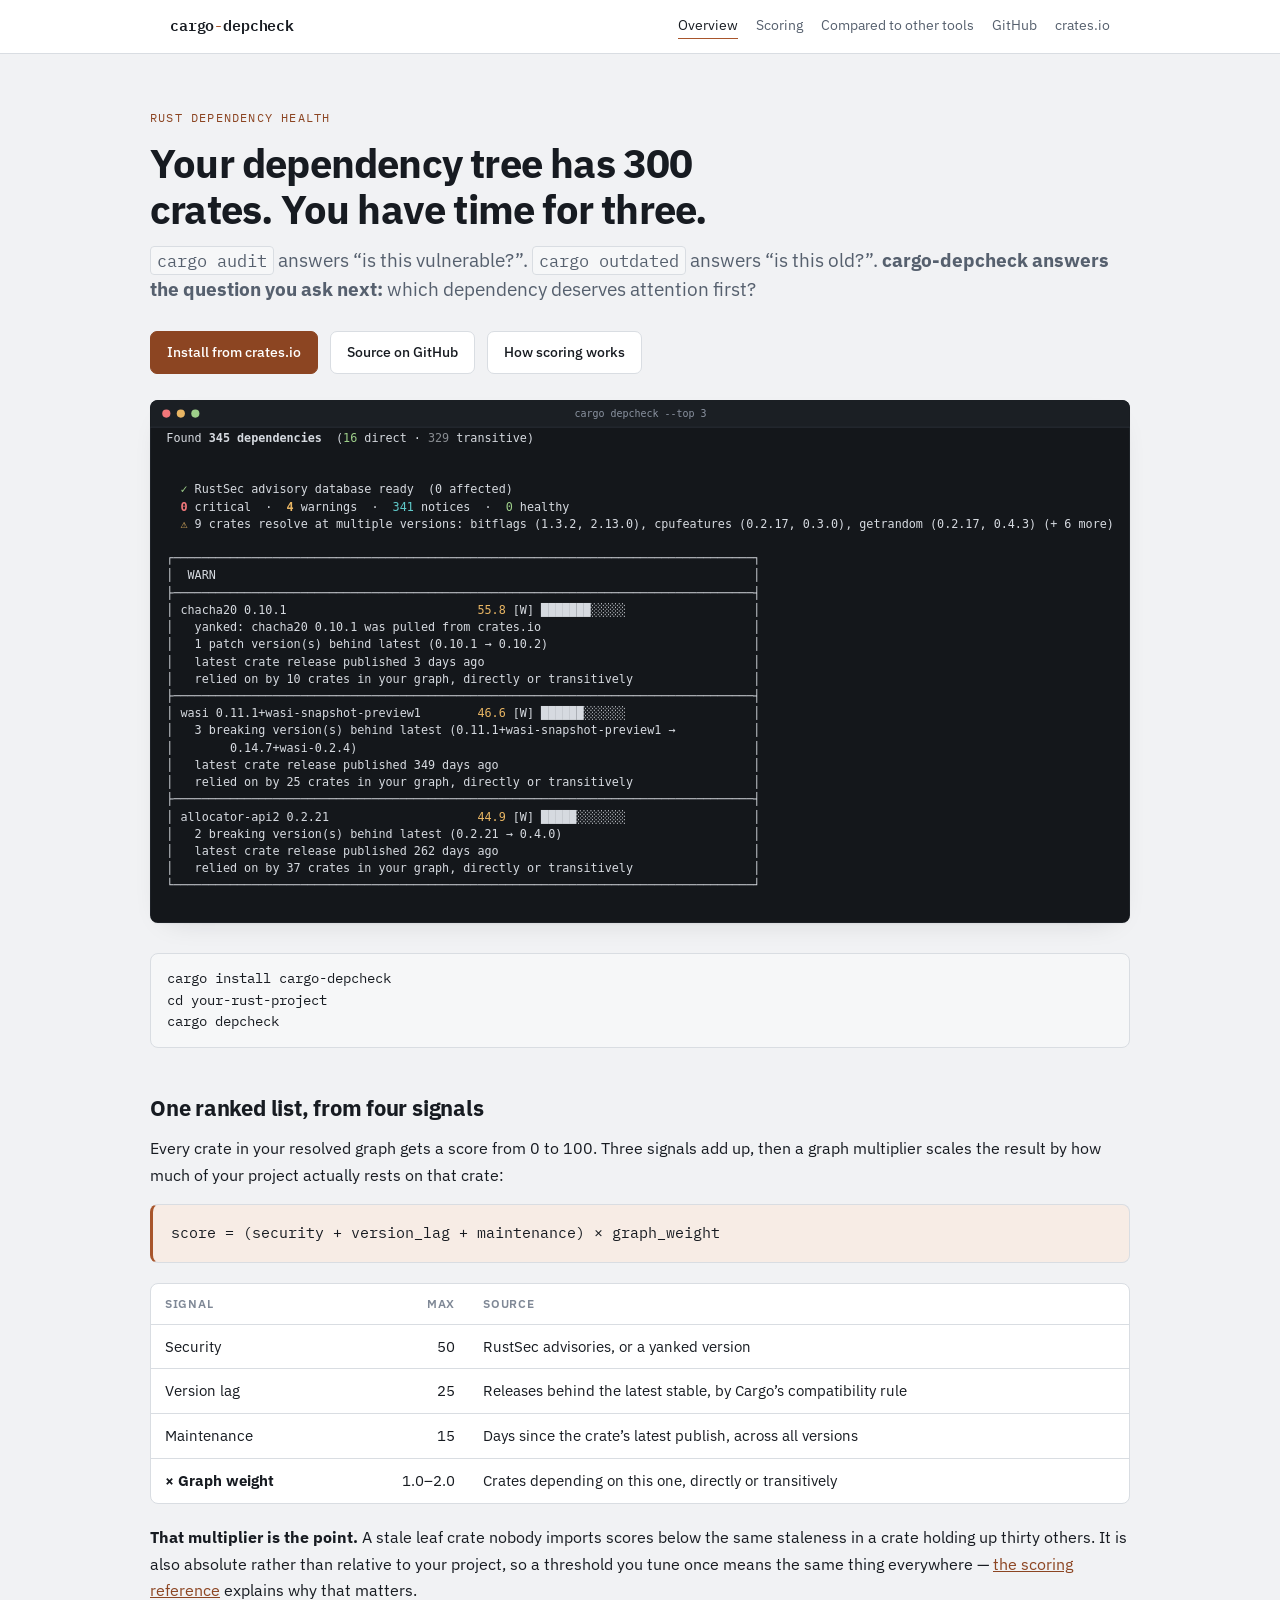
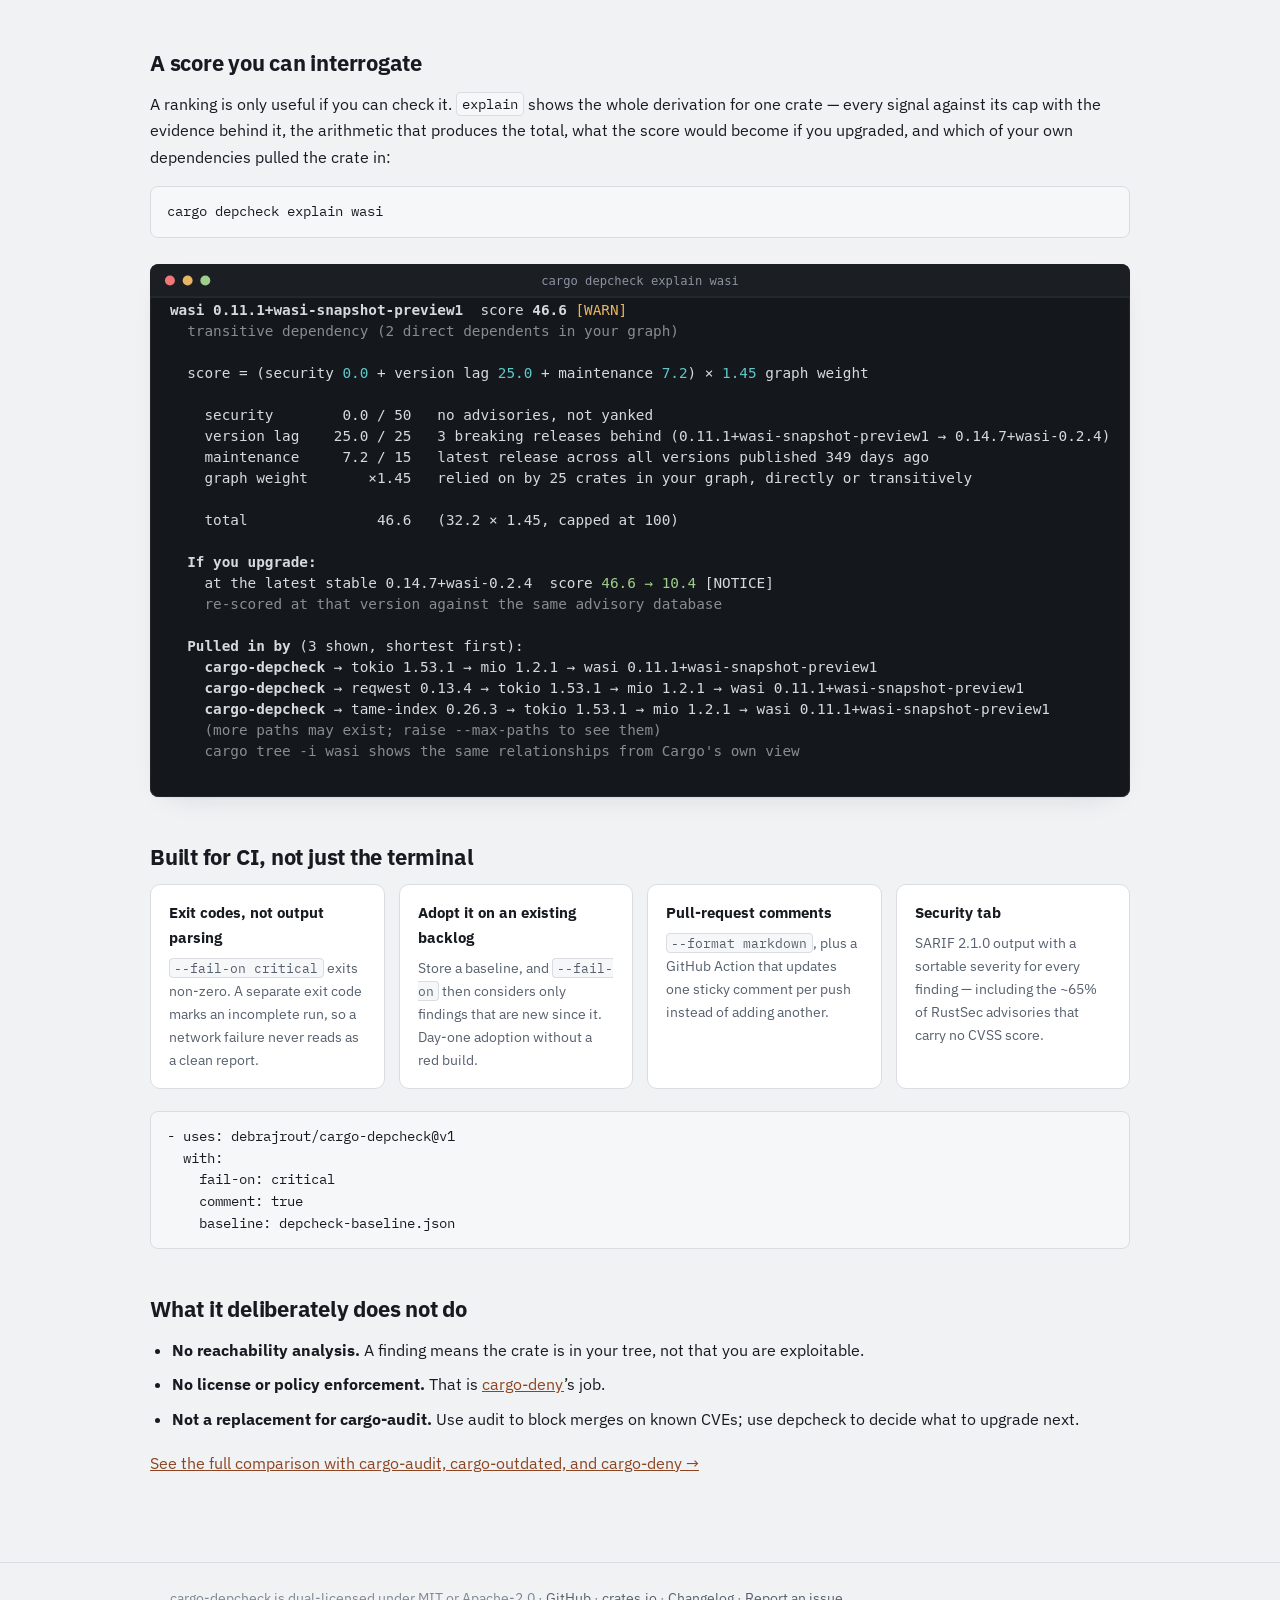
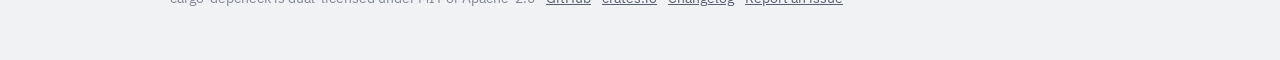
<file: docs/index.html>
<!DOCTYPE html>
<html lang="en">
<head>
<meta charset="utf-8">
<meta name="viewport" content="width=device-width, initial-scale=1">
<title>cargo-depcheck — ranked dependency health for Rust</title>
<meta name="description" content="A Rust dependency health report that ranks what to fix first. Combines RustSec advisories, version lag, and maintenance age, weighted by how much of your dependency graph relies on each crate.">
<link rel="canonical" href="https://debrajrout.github.io/cargo-depcheck/">
<meta property="og:type" content="website">
<meta property="og:title" content="cargo-depcheck — ranked dependency health for Rust">
<meta property="og:description" content="cargo audit tells you what is vulnerable. cargo outdated tells you what is old. cargo depcheck tells you which dependency deserves attention first.">
<meta property="og:url" content="https://debrajrout.github.io/cargo-depcheck/">
<meta property="og:image" content="https://debrajrout.github.io/cargo-depcheck/assets/demo-report.svg">
<meta name="twitter:card" content="summary_large_image">
<link rel="preconnect" href="https://fonts.googleapis.com">
<link rel="preconnect" href="https://fonts.gstatic.com" crossorigin>
<link rel="stylesheet" href="https://fonts.googleapis.com/css2?family=IBM+Plex+Sans:wght@400;500;600;700&family=IBM+Plex+Mono:wght@400;500;600&display=swap">
<link rel="stylesheet" href="style.css">
<script type="application/ld+json">
{
  "@context": "https://schema.org",
  "@type": "SoftwareApplication",
  "name": "cargo-depcheck",
  "applicationCategory": "DeveloperApplication",
  "operatingSystem": "Linux, macOS, Windows",
  "programmingLanguage": "Rust",
  "description": "Ranked dependency health report for Rust projects: RustSec advisories, version lag, and maintenance age weighted by dependency-graph impact.",
  "url": "https://debrajrout.github.io/cargo-depcheck/",
  "codeRepository": "https://github.com/debrajrout/cargo-depcheck",
  "downloadUrl": "https://crates.io/crates/cargo-depcheck",
  "license": "https://spdx.org/licenses/MIT.html",
  "offers": { "@type": "Offer", "price": "0", "priceCurrency": "USD" }
}
</script>
</head>
<body>

<header class="site">
  <div class="wrap wrap-wide">
    <a class="brand" href="./">cargo<span>-</span>depcheck</a>
    <nav class="site">
      <a href="./" aria-current="page">Overview</a>
      <a href="scoring.html">Scoring</a>
      <a href="vs-cargo-audit.html">Compared to other tools</a>
      <a href="https://github.com/debrajrout/cargo-depcheck">GitHub</a>
      <a href="https://crates.io/crates/cargo-depcheck">crates.io</a>
    </nav>
  </div>
</header>

<main class="wrap wrap-wide hero">
  <p class="eyebrow">Rust dependency health</p>
  <h1>Your dependency tree has 300 crates. You have time for three.</h1>
  <p class="lede">
    <code>cargo audit</code> answers “is this vulnerable?”. <code>cargo outdated</code>
    answers “is this old?”. <strong>cargo-depcheck answers the question you ask
    next:</strong> which dependency deserves attention first?
  </p>

  <div class="actions">
    <a class="btn btn-primary" href="https://crates.io/crates/cargo-depcheck">Install from crates.io</a>
    <a class="btn" href="https://github.com/debrajrout/cargo-depcheck">Source on GitHub</a>
    <a class="btn" href="scoring.html">How scoring works</a>
  </div>

  <img class="demo" src="assets/demo-report.svg"
       alt="Terminal output: cargo depcheck ranking the three highest-scoring dependencies, each with its score, severity tag, and the reasons behind it"
       width="1081" height="577" loading="eager">

  <pre><code>cargo install cargo-depcheck
cd your-rust-project
cargo depcheck</code></pre>

  <h2>One ranked list, from four signals</h2>
  <p>
    Every crate in your resolved graph gets a score from 0 to 100. Three
    signals add up, then a graph multiplier scales the result by how much of
    your project actually rests on that crate:
  </p>

  <div class="formula">score = (security + version_lag + maintenance) × graph_weight</div>

  <div class="table-scroll">
    <table>
      <thead>
        <tr><th>Signal</th><th class="num">Max</th><th>Source</th></tr>
      </thead>
      <tbody>
        <tr><td>Security</td><td class="num">50</td><td>RustSec advisories, or a yanked version</td></tr>
        <tr><td>Version lag</td><td class="num">25</td><td>Releases behind the latest stable, by Cargo’s compatibility rule</td></tr>
        <tr><td>Maintenance</td><td class="num">15</td><td>Days since the crate’s latest publish, across all versions</td></tr>
        <tr><td><strong>× Graph weight</strong></td><td class="num">1.0–2.0</td><td>Crates depending on this one, directly or transitively</td></tr>
      </tbody>
    </table>
  </div>

  <p>
    <strong>That multiplier is the point.</strong> A stale leaf crate nobody
    imports scores below the same staleness in a crate holding up thirty
    others. It is also absolute rather than relative to your project, so a
    threshold you tune once means the same thing everywhere —
    <a href="scoring.html">the scoring reference</a> explains why that matters.
  </p>

  <h2>A score you can interrogate</h2>
  <p>
    A ranking is only useful if you can check it. <code>explain</code> shows
    the whole derivation for one crate — every signal against its cap with the
    evidence behind it, the arithmetic that produces the total, what the score
    would become if you upgraded, and which of your own dependencies pulled
    the crate in:
  </p>

  <pre><code>cargo depcheck explain wasi</code></pre>

  <img class="demo" src="assets/demo-explain.svg"
       alt="Terminal output: cargo depcheck explain breaking wasi's score into security, version lag, maintenance and graph weight, projecting the score after an upgrade, and listing the dependency paths that reach it"
       width="886" height="482" loading="lazy">

  <h2>Built for CI, not just the terminal</h2>

  <div class="cards">
    <div class="card">
      <h3>Exit codes, not output parsing</h3>
      <p><code>--fail-on critical</code> exits non-zero. A separate exit code marks an incomplete run, so a network failure never reads as a clean report.</p>
    </div>
    <div class="card">
      <h3>Adopt it on an existing backlog</h3>
      <p>Store a baseline, and <code>--fail-on</code> then considers only findings that are new since it. Day-one adoption without a red build.</p>
    </div>
    <div class="card">
      <h3>Pull-request comments</h3>
      <p><code>--format markdown</code>, plus a GitHub Action that updates one sticky comment per push instead of adding another.</p>
    </div>
    <div class="card">
      <h3>Security tab</h3>
      <p>SARIF 2.1.0 output with a sortable severity for every finding — including the ~65% of RustSec advisories that carry no CVSS score.</p>
    </div>
  </div>

  <pre><code>- uses: debrajrout/cargo-depcheck@v1
  with:
    fail-on: critical
    comment: true
    baseline: depcheck-baseline.json</code></pre>

  <h2>What it deliberately does not do</h2>
  <ul>
    <li><strong>No reachability analysis.</strong> A finding means the crate is in your tree, not that you are exploitable.</li>
    <li><strong>No license or policy enforcement.</strong> That is <a href="https://github.com/EmbarkStudios/cargo-deny">cargo-deny</a>’s job.</li>
    <li><strong>Not a replacement for cargo-audit.</strong> Use audit to block merges on known CVEs; use depcheck to decide what to upgrade next.</li>
  </ul>
  <p>
    <a href="vs-cargo-audit.html">See the full comparison with cargo-audit,
    cargo-outdated, and cargo-deny →</a>
  </p>
</main>

<footer class="site">
  <div class="wrap wrap-wide">
    cargo-depcheck is dual-licensed under MIT or Apache-2.0 ·
    <a href="https://github.com/debrajrout/cargo-depcheck">GitHub</a> ·
    <a href="https://crates.io/crates/cargo-depcheck">crates.io</a> ·
    <a href="https://github.com/debrajrout/cargo-depcheck/blob/main/CHANGELOG.md">Changelog</a> ·
    <a href="https://github.com/debrajrout/cargo-depcheck/issues/new/choose">Report an issue</a>
  </div>
</footer>

</body>
</html>
</file>
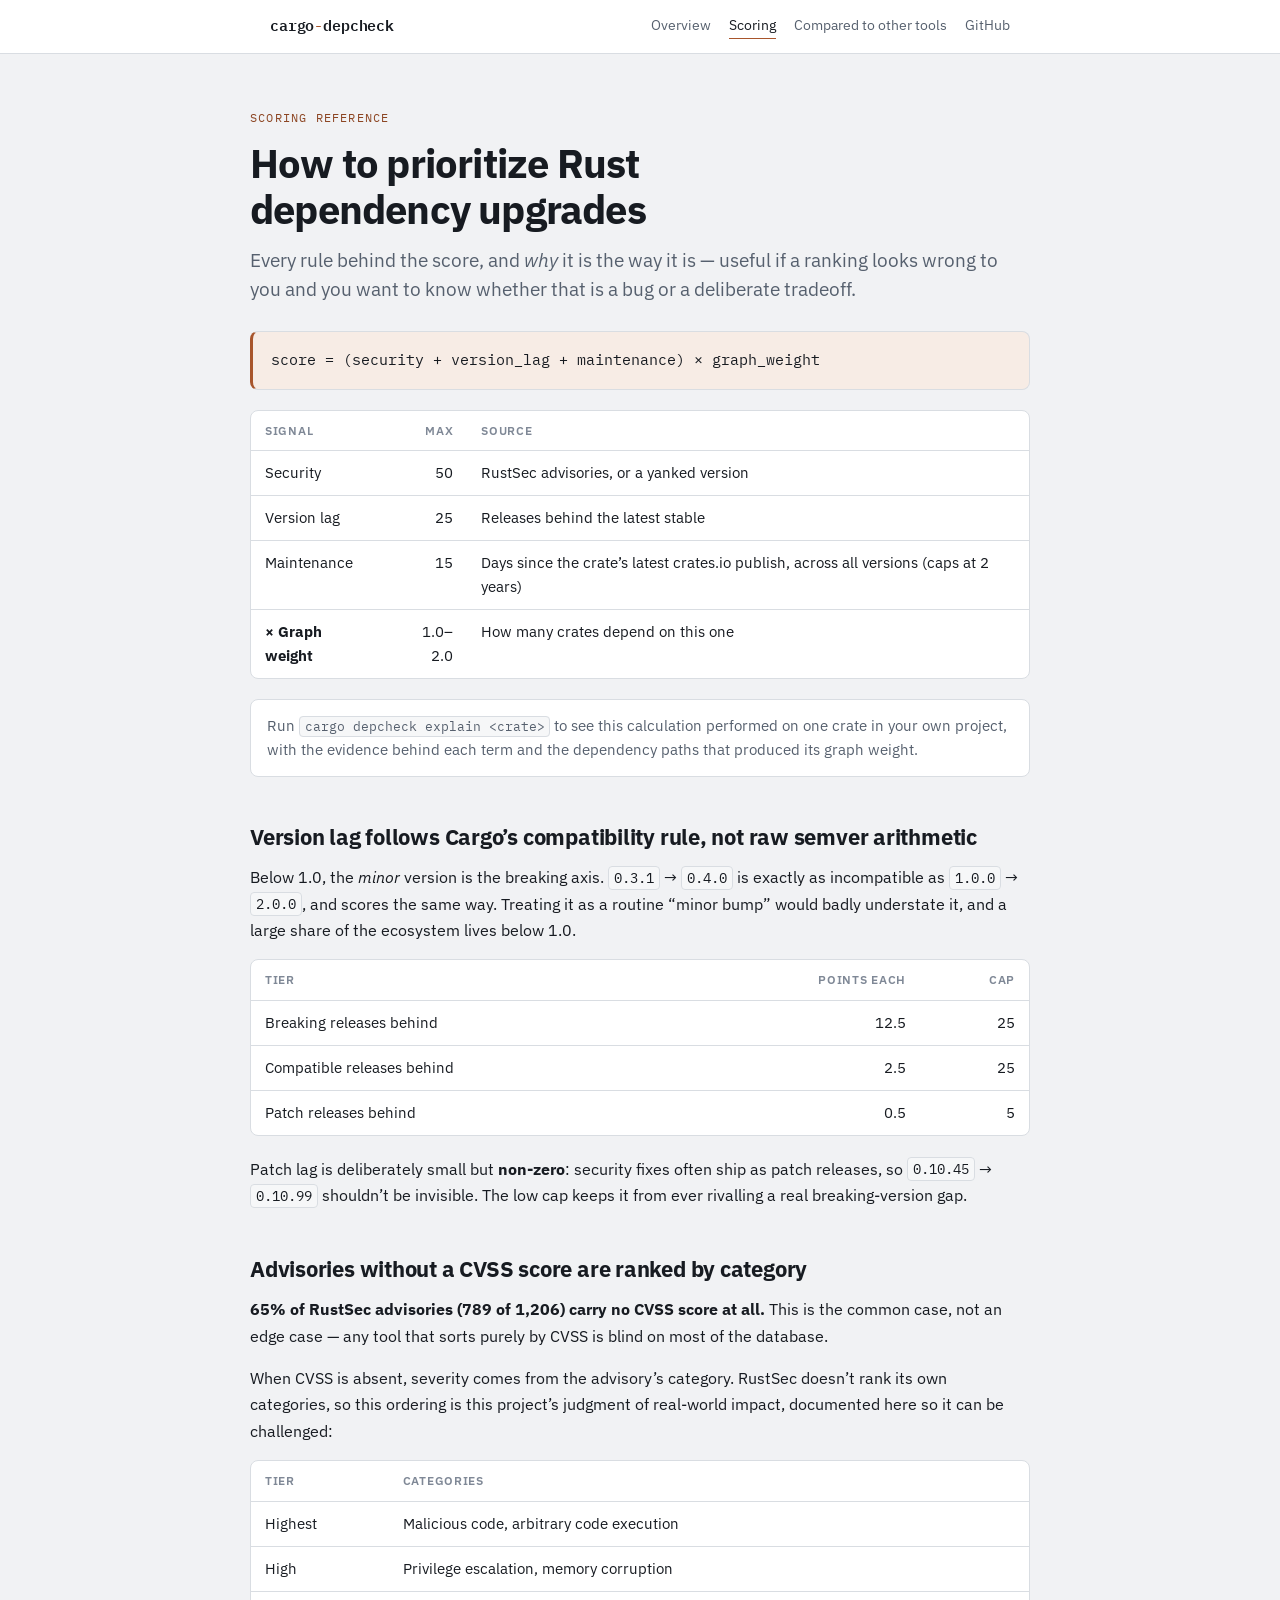
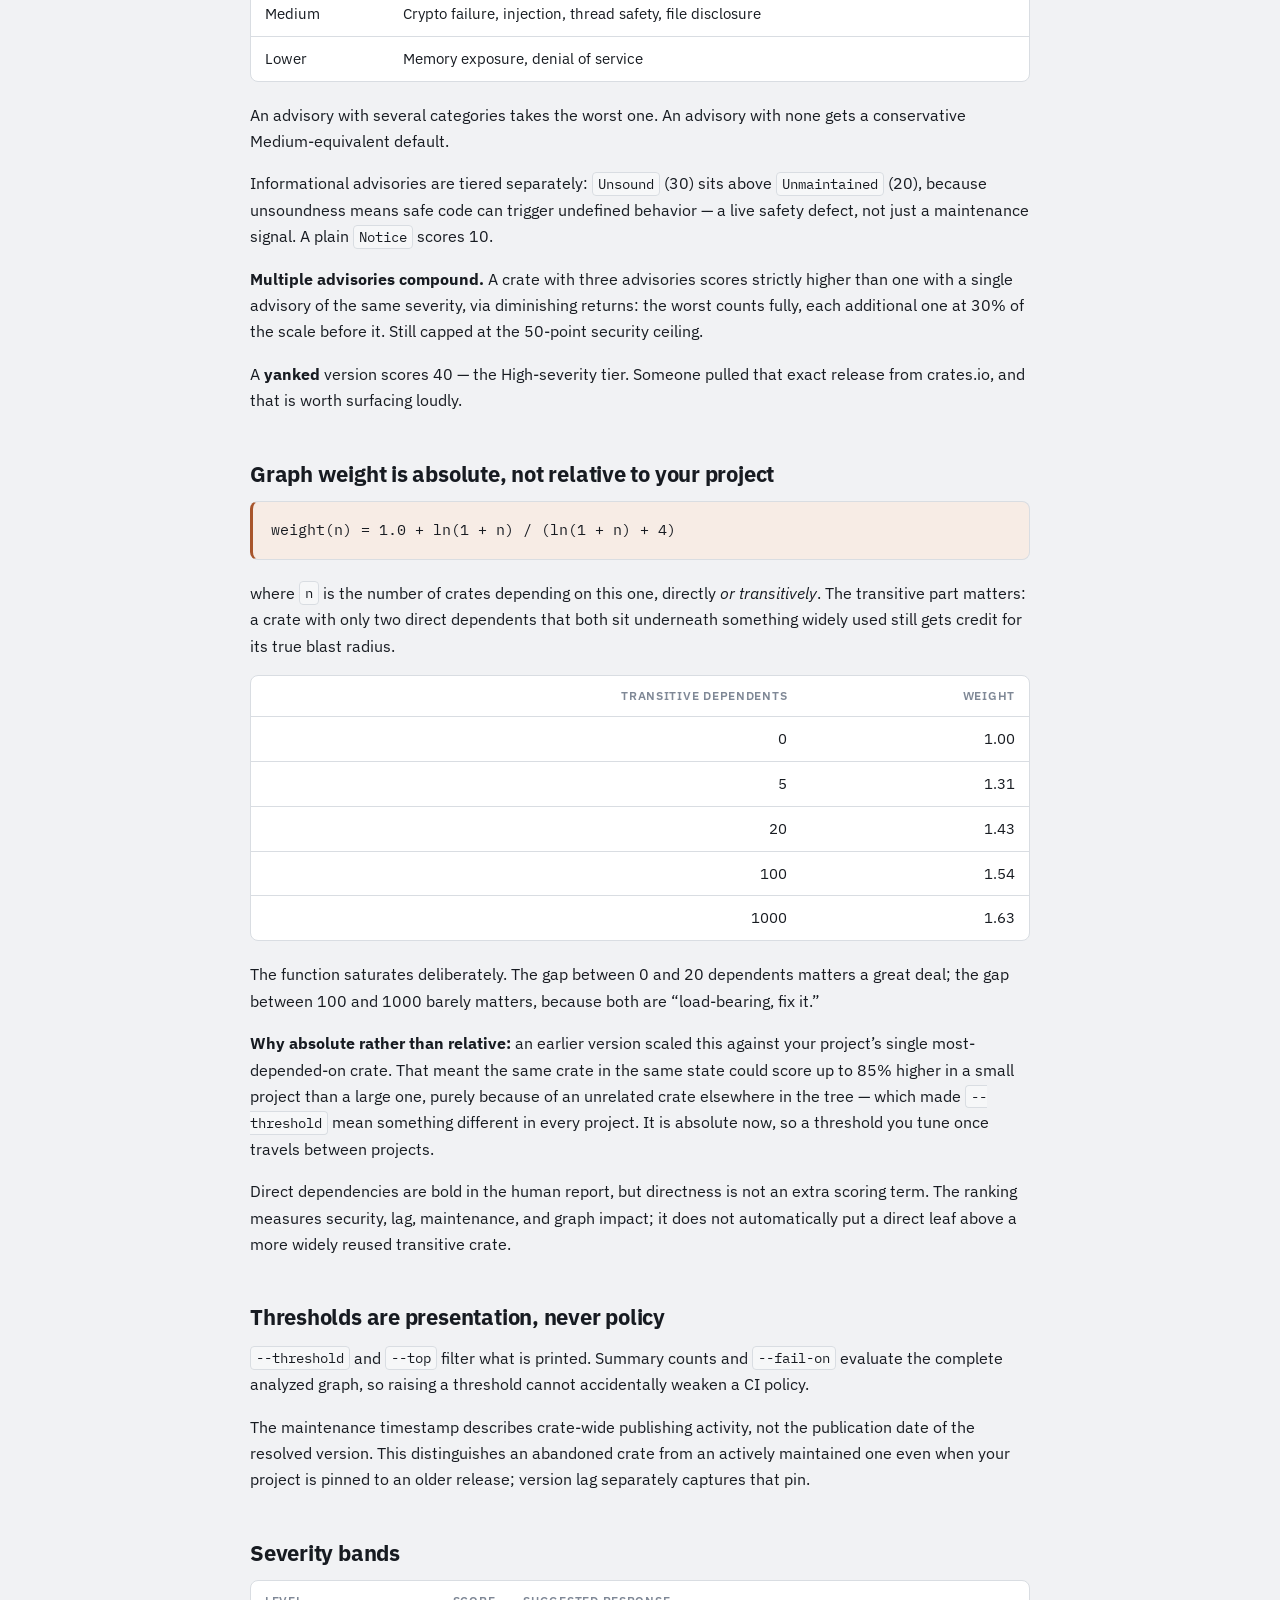
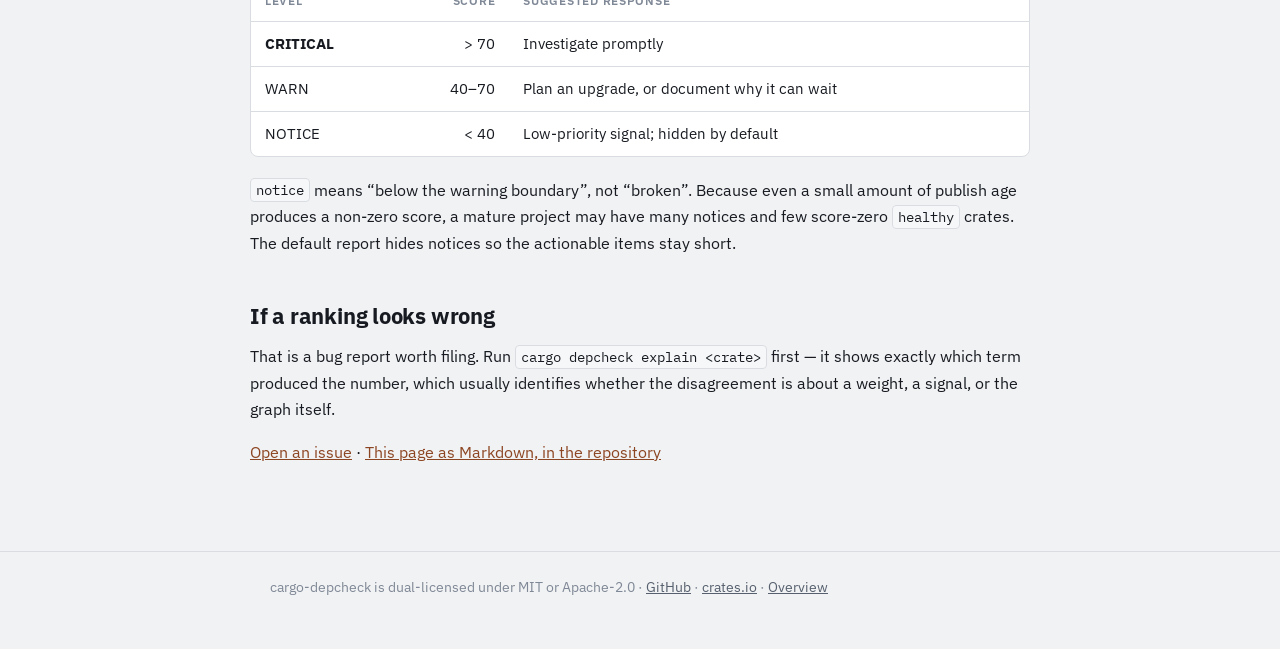
<file: docs/scoring.html>
<!DOCTYPE html>
<html lang="en">
<head>
<meta charset="utf-8">
<meta name="viewport" content="width=device-width, initial-scale=1">
<title>How to prioritize Rust dependency upgrades — the depcheck scoring model</title>
<meta name="description" content="Every rule behind cargo-depcheck's dependency risk score, and why it is the way it is: Cargo's compatibility rule for version lag, advisory categories without CVSS, and an absolute graph weight.">
<link rel="canonical" href="https://debrajrout.github.io/cargo-depcheck/scoring.html">
<meta property="og:type" content="article">
<meta property="og:title" content="How to prioritize Rust dependency upgrades — the depcheck scoring model">
<meta property="og:description" content="Every rule behind cargo-depcheck's dependency risk score, and why it is the way it is.">
<meta property="og:url" content="https://debrajrout.github.io/cargo-depcheck/scoring.html">
<link rel="preconnect" href="https://fonts.googleapis.com">
<link rel="preconnect" href="https://fonts.gstatic.com" crossorigin>
<link rel="stylesheet" href="https://fonts.googleapis.com/css2?family=IBM+Plex+Sans:wght@400;500;600;700&family=IBM+Plex+Mono:wght@400;500;600&display=swap">
<link rel="stylesheet" href="style.css">
<script type="application/ld+json">
{
  "@context": "https://schema.org",
  "@type": "TechArticle",
  "headline": "How to prioritize Rust dependency upgrades — the depcheck scoring model",
  "description": "Every rule behind cargo-depcheck's dependency risk score, and the reasoning behind each one.",
  "url": "https://debrajrout.github.io/cargo-depcheck/scoring.html",
  "isPartOf": { "@type": "WebSite", "name": "cargo-depcheck", "url": "https://debrajrout.github.io/cargo-depcheck/" },
  "about": ["Rust", "Cargo", "dependency management", "supply chain security"]
}
</script>
</head>
<body>

<header class="site">
  <div class="wrap">
    <a class="brand" href="./">cargo<span>-</span>depcheck</a>
    <nav class="site">
      <a href="./">Overview</a>
      <a href="scoring.html" aria-current="page">Scoring</a>
      <a href="vs-cargo-audit.html">Compared to other tools</a>
      <a href="https://github.com/debrajrout/cargo-depcheck">GitHub</a>
    </nav>
  </div>
</header>

<main class="wrap hero">
  <p class="eyebrow">Scoring reference</p>
  <h1>How to prioritize Rust dependency upgrades</h1>
  <p class="lede">
    Every rule behind the score, and <em>why</em> it is the way it is — useful
    if a ranking looks wrong to you and you want to know whether that is a bug
    or a deliberate tradeoff.
  </p>

  <div class="formula">score = (security + version_lag + maintenance) × graph_weight</div>

  <div class="table-scroll">
    <table>
      <thead>
        <tr><th>Signal</th><th class="num">Max</th><th>Source</th></tr>
      </thead>
      <tbody>
        <tr><td>Security</td><td class="num">50</td><td>RustSec advisories, or a yanked version</td></tr>
        <tr><td>Version lag</td><td class="num">25</td><td>Releases behind the latest stable</td></tr>
        <tr><td>Maintenance</td><td class="num">15</td><td>Days since the crate’s latest crates.io publish, across all versions (caps at 2 years)</td></tr>
        <tr><td><strong>× Graph weight</strong></td><td class="num">1.0–2.0</td><td>How many crates depend on this one</td></tr>
      </tbody>
    </table>
  </div>

  <p class="note">
    Run <code>cargo depcheck explain &lt;crate&gt;</code> to see this
    calculation performed on one crate in your own project, with the evidence
    behind each term and the dependency paths that produced its graph weight.
  </p>

  <h2>Version lag follows Cargo’s compatibility rule, not raw semver arithmetic</h2>
  <p>
    Below 1.0, the <em>minor</em> version is the breaking axis.
    <code>0.3.1</code> → <code>0.4.0</code> is exactly as incompatible as
    <code>1.0.0</code> → <code>2.0.0</code>, and scores the same way. Treating
    it as a routine “minor bump” would badly understate it, and a large share
    of the ecosystem lives below 1.0.
  </p>

  <div class="table-scroll">
    <table>
      <thead>
        <tr><th>Tier</th><th class="num">Points each</th><th class="num">Cap</th></tr>
      </thead>
      <tbody>
        <tr><td>Breaking releases behind</td><td class="num">12.5</td><td class="num">25</td></tr>
        <tr><td>Compatible releases behind</td><td class="num">2.5</td><td class="num">25</td></tr>
        <tr><td>Patch releases behind</td><td class="num">0.5</td><td class="num">5</td></tr>
      </tbody>
    </table>
  </div>

  <p>
    Patch lag is deliberately small but <strong>non-zero</strong>: security
    fixes often ship as patch releases, so <code>0.10.45</code> →
    <code>0.10.99</code> shouldn’t be invisible. The low cap keeps it from ever
    rivalling a real breaking-version gap.
  </p>

  <h2>Advisories without a CVSS score are ranked by category</h2>
  <p>
    <strong>65% of RustSec advisories (789 of 1,206) carry no CVSS score at
    all.</strong> This is the common case, not an edge case — any tool that
    sorts purely by CVSS is blind on most of the database.
  </p>
  <p>
    When CVSS is absent, severity comes from the advisory’s category. RustSec
    doesn’t rank its own categories, so this ordering is this project’s
    judgment of real-world impact, documented here so it can be challenged:
  </p>

  <div class="table-scroll">
    <table>
      <thead>
        <tr><th>Tier</th><th>Categories</th></tr>
      </thead>
      <tbody>
        <tr><td>Highest</td><td>Malicious code, arbitrary code execution</td></tr>
        <tr><td>High</td><td>Privilege escalation, memory corruption</td></tr>
        <tr><td>Medium</td><td>Crypto failure, injection, thread safety, file disclosure</td></tr>
        <tr><td>Lower</td><td>Memory exposure, denial of service</td></tr>
      </tbody>
    </table>
  </div>

  <p>
    An advisory with several categories takes the worst one. An advisory with
    none gets a conservative Medium-equivalent default.
  </p>
  <p>
    Informational advisories are tiered separately: <code>Unsound</code> (30)
    sits above <code>Unmaintained</code> (20), because unsoundness means safe
    code can trigger undefined behavior — a live safety defect, not just a
    maintenance signal. A plain <code>Notice</code> scores 10.
  </p>
  <p>
    <strong>Multiple advisories compound.</strong> A crate with three
    advisories scores strictly higher than one with a single advisory of the
    same severity, via diminishing returns: the worst counts fully, each
    additional one at 30% of the scale before it. Still capped at the
    50-point security ceiling.
  </p>
  <p>
    A <strong>yanked</strong> version scores 40 — the High-severity tier.
    Someone pulled that exact release from crates.io, and that is worth
    surfacing loudly.
  </p>

  <h2>Graph weight is absolute, not relative to your project</h2>

  <div class="formula">weight(n) = 1.0 + ln(1 + n) / (ln(1 + n) + 4)</div>

  <p>
    where <code>n</code> is the number of crates depending on this one,
    directly <em>or transitively</em>. The transitive part matters: a crate
    with only two direct dependents that both sit underneath something widely
    used still gets credit for its true blast radius.
  </p>

  <div class="table-scroll">
    <table>
      <thead>
        <tr><th class="num">Transitive dependents</th><th class="num">Weight</th></tr>
      </thead>
      <tbody>
        <tr><td class="num">0</td><td class="num">1.00</td></tr>
        <tr><td class="num">5</td><td class="num">1.31</td></tr>
        <tr><td class="num">20</td><td class="num">1.43</td></tr>
        <tr><td class="num">100</td><td class="num">1.54</td></tr>
        <tr><td class="num">1000</td><td class="num">1.63</td></tr>
      </tbody>
    </table>
  </div>

  <p>
    The function saturates deliberately. The gap between 0 and 20 dependents
    matters a great deal; the gap between 100 and 1000 barely matters, because
    both are “load-bearing, fix it.”
  </p>
  <p>
    <strong>Why absolute rather than relative:</strong> an earlier version
    scaled this against your project’s single most-depended-on crate. That
    meant the same crate in the same state could score up to 85% higher in a
    small project than a large one, purely because of an unrelated crate
    elsewhere in the tree — which made <code>--threshold</code> mean something
    different in every project. It is absolute now, so a threshold you tune
    once travels between projects.
  </p>
  <p>
    Direct dependencies are bold in the human report, but directness is not an
    extra scoring term. The ranking measures security, lag, maintenance, and
    graph impact; it does not automatically put a direct leaf above a more
    widely reused transitive crate.
  </p>

  <h2>Thresholds are presentation, never policy</h2>
  <p>
    <code>--threshold</code> and <code>--top</code> filter what is printed.
    Summary counts and <code>--fail-on</code> evaluate the complete analyzed
    graph, so raising a threshold cannot accidentally weaken a CI policy.
  </p>
  <p>
    The maintenance timestamp describes crate-wide publishing activity, not
    the publication date of the resolved version. This distinguishes an
    abandoned crate from an actively maintained one even when your project is
    pinned to an older release; version lag separately captures that pin.
  </p>

  <h2>Severity bands</h2>
  <div class="table-scroll">
    <table>
      <thead>
        <tr><th>Level</th><th class="num">Score</th><th>Suggested response</th></tr>
      </thead>
      <tbody>
        <tr><td><strong>CRITICAL</strong></td><td class="num">&gt; 70</td><td>Investigate promptly</td></tr>
        <tr><td>WARN</td><td class="num">40–70</td><td>Plan an upgrade, or document why it can wait</td></tr>
        <tr><td>NOTICE</td><td class="num">&lt; 40</td><td>Low-priority signal; hidden by default</td></tr>
      </tbody>
    </table>
  </div>
  <p>
    <code>notice</code> means “below the warning boundary”, not “broken”.
    Because even a small amount of publish age produces a non-zero score, a
    mature project may have many notices and few score-zero
    <code>healthy</code> crates. The default report hides notices so the
    actionable items stay short.
  </p>

  <h2>If a ranking looks wrong</h2>
  <p>
    That is a bug report worth filing. Run
    <code>cargo depcheck explain &lt;crate&gt;</code> first — it shows exactly
    which term produced the number, which usually identifies whether the
    disagreement is about a weight, a signal, or the graph itself.
  </p>
  <p>
    <a href="https://github.com/debrajrout/cargo-depcheck/issues/new/choose">Open an issue</a>
    · <a href="https://github.com/debrajrout/cargo-depcheck/blob/main/docs/SCORING.md">This page as Markdown, in the repository</a>
  </p>
</main>

<footer class="site">
  <div class="wrap">
    cargo-depcheck is dual-licensed under MIT or Apache-2.0 ·
    <a href="https://github.com/debrajrout/cargo-depcheck">GitHub</a> ·
    <a href="https://crates.io/crates/cargo-depcheck">crates.io</a> ·
    <a href="./">Overview</a>
  </div>
</footer>

</body>
</html>
</file>
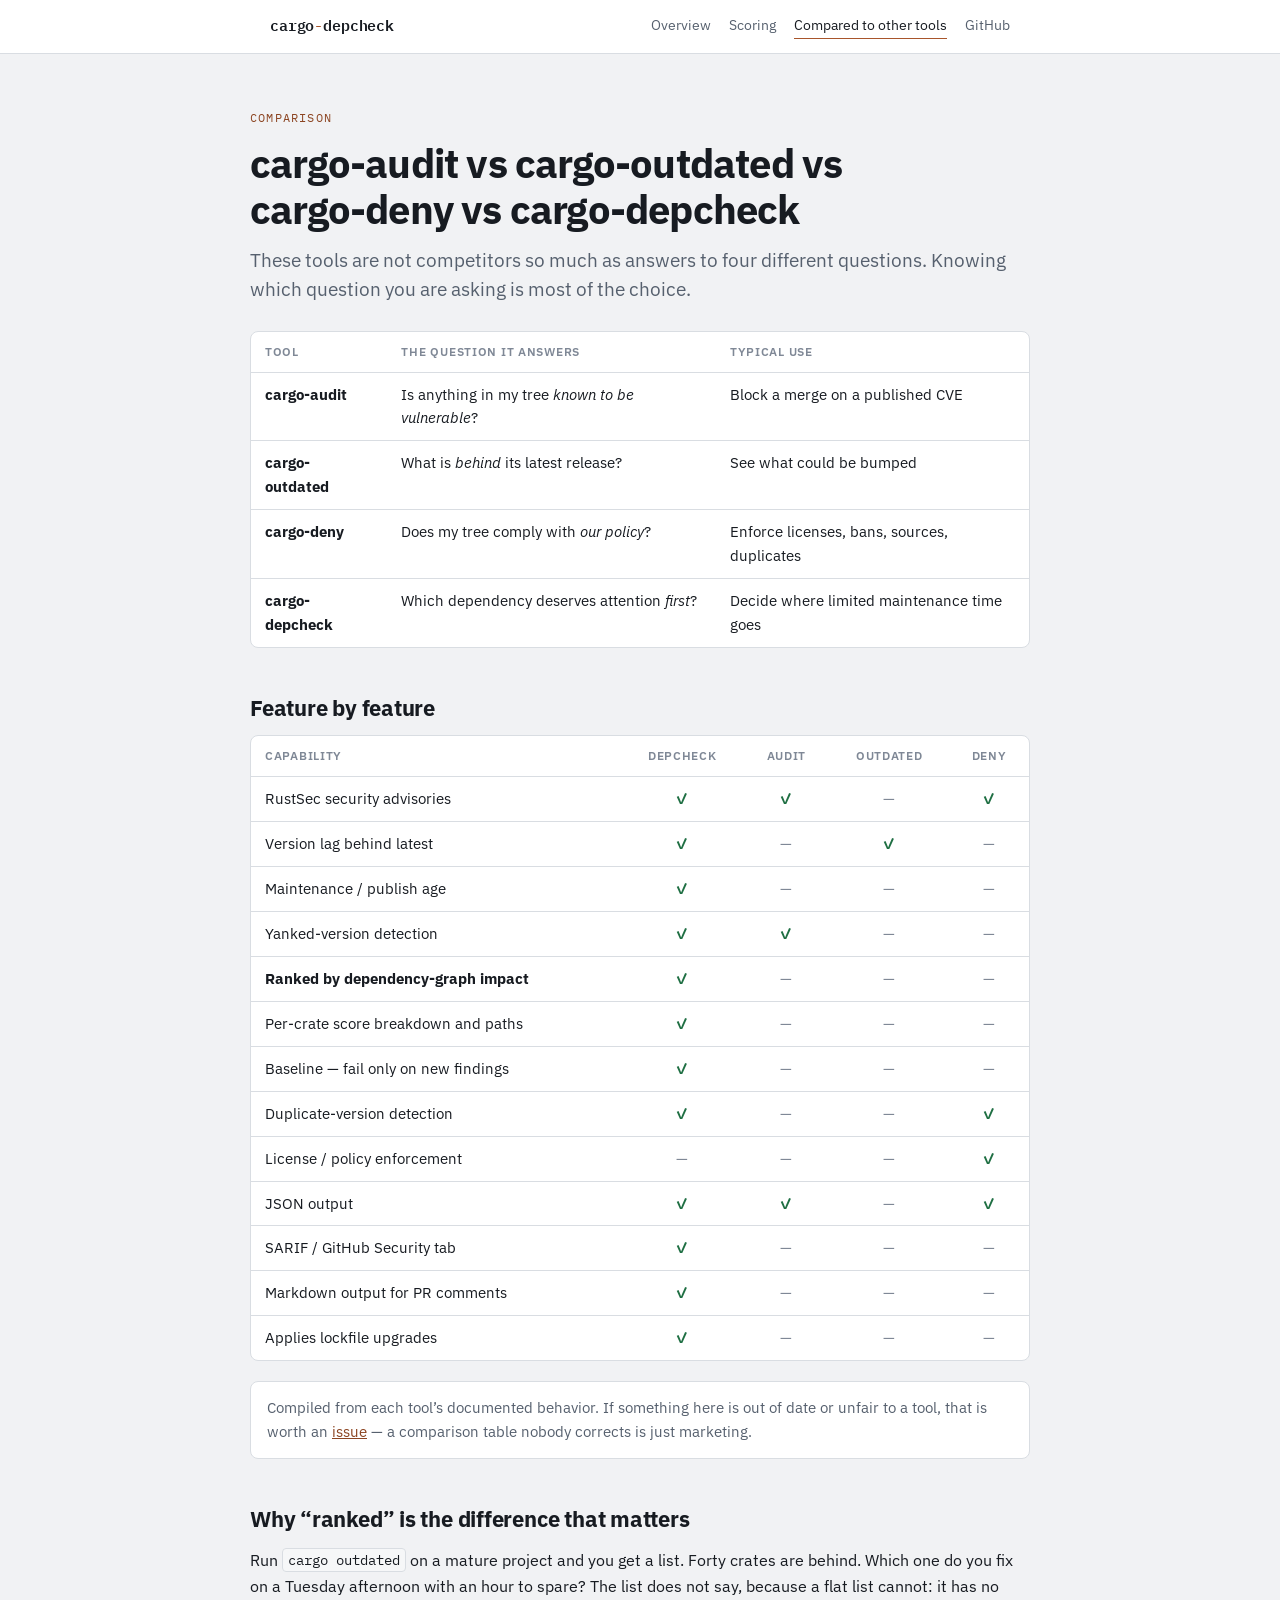
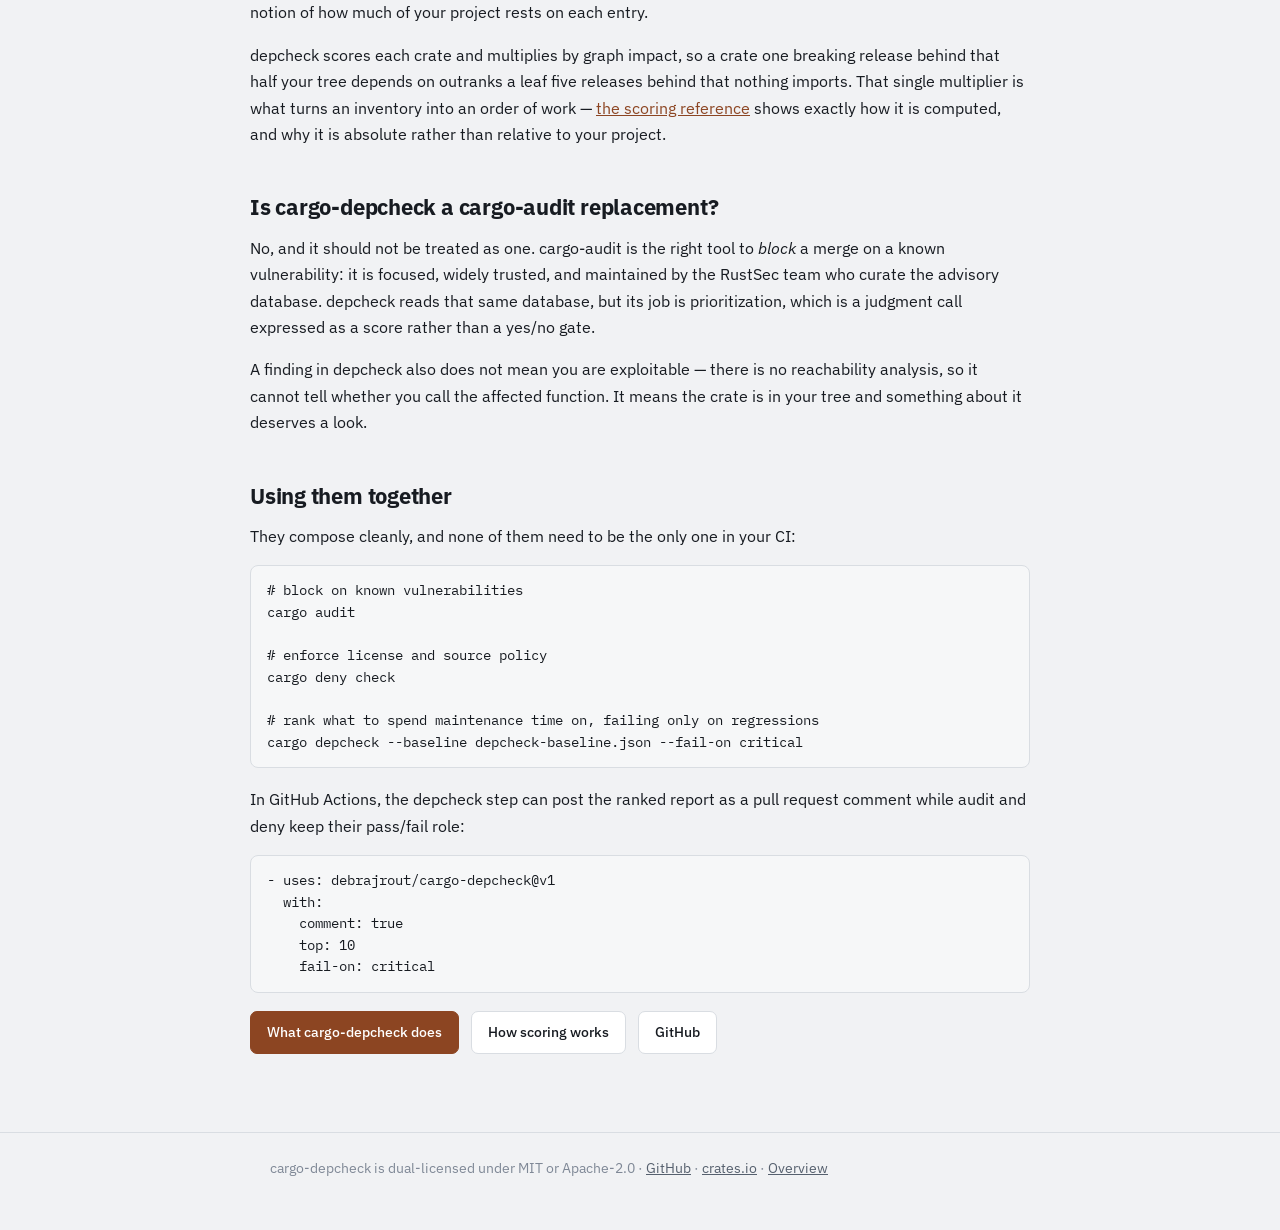
<file: docs/vs-cargo-audit.html>
<!DOCTYPE html>
<html lang="en">
<head>
<meta charset="utf-8">
<meta name="viewport" content="width=device-width, initial-scale=1">
<title>cargo-audit vs cargo-outdated vs cargo-deny vs cargo-depcheck</title>
<meta name="description" content="Which Rust dependency tool answers which question, and how to combine them. A side-by-side comparison of cargo-audit, cargo-outdated, cargo-deny, and cargo-depcheck.">
<link rel="canonical" href="https://debrajrout.github.io/cargo-depcheck/vs-cargo-audit.html">
<meta property="og:type" content="article">
<meta property="og:title" content="cargo-audit vs cargo-outdated vs cargo-deny vs cargo-depcheck">
<meta property="og:description" content="Which Rust dependency tool answers which question, and how to combine them.">
<meta property="og:url" content="https://debrajrout.github.io/cargo-depcheck/vs-cargo-audit.html">
<link rel="preconnect" href="https://fonts.googleapis.com">
<link rel="preconnect" href="https://fonts.gstatic.com" crossorigin>
<link rel="stylesheet" href="https://fonts.googleapis.com/css2?family=IBM+Plex+Sans:wght@400;500;600;700&family=IBM+Plex+Mono:wght@400;500;600&display=swap">
<link rel="stylesheet" href="style.css">
<script type="application/ld+json">
{
  "@context": "https://schema.org",
  "@type": "TechArticle",
  "headline": "cargo-audit vs cargo-outdated vs cargo-deny vs cargo-depcheck",
  "description": "Which Rust dependency tool answers which question, and how to combine them.",
  "url": "https://debrajrout.github.io/cargo-depcheck/vs-cargo-audit.html",
  "isPartOf": { "@type": "WebSite", "name": "cargo-depcheck", "url": "https://debrajrout.github.io/cargo-depcheck/" }
}
</script>
</head>
<body>

<header class="site">
  <div class="wrap">
    <a class="brand" href="./">cargo<span>-</span>depcheck</a>
    <nav class="site">
      <a href="./">Overview</a>
      <a href="scoring.html">Scoring</a>
      <a href="vs-cargo-audit.html" aria-current="page">Compared to other tools</a>
      <a href="https://github.com/debrajrout/cargo-depcheck">GitHub</a>
    </nav>
  </div>
</header>

<main class="wrap hero">
  <p class="eyebrow">Comparison</p>
  <h1>cargo-audit vs cargo-outdated vs cargo-deny vs cargo-depcheck</h1>
  <p class="lede">
    These tools are not competitors so much as answers to four different
    questions. Knowing which question you are asking is most of the choice.
  </p>

  <div class="table-scroll">
    <table>
      <thead>
        <tr><th>Tool</th><th>The question it answers</th><th>Typical use</th></tr>
      </thead>
      <tbody>
        <tr>
          <td><strong>cargo-audit</strong></td>
          <td>Is anything in my tree <em>known to be vulnerable</em>?</td>
          <td>Block a merge on a published CVE</td>
        </tr>
        <tr>
          <td><strong>cargo-outdated</strong></td>
          <td>What is <em>behind</em> its latest release?</td>
          <td>See what could be bumped</td>
        </tr>
        <tr>
          <td><strong>cargo-deny</strong></td>
          <td>Does my tree comply with <em>our policy</em>?</td>
          <td>Enforce licenses, bans, sources, duplicates</td>
        </tr>
        <tr>
          <td><strong>cargo-depcheck</strong></td>
          <td>Which dependency deserves attention <em>first</em>?</td>
          <td>Decide where limited maintenance time goes</td>
        </tr>
      </tbody>
    </table>
  </div>

  <h2>Feature by feature</h2>

  <div class="table-scroll">
    <table>
      <thead>
        <tr>
          <th>Capability</th>
          <th class="mid">depcheck</th>
          <th class="mid">audit</th>
          <th class="mid">outdated</th>
          <th class="mid">deny</th>
        </tr>
      </thead>
      <tbody>
        <tr><td>RustSec security advisories</td><td class="mid yes">✓</td><td class="mid yes">✓</td><td class="mid no">—</td><td class="mid yes">✓</td></tr>
        <tr><td>Version lag behind latest</td><td class="mid yes">✓</td><td class="mid no">—</td><td class="mid yes">✓</td><td class="mid no">—</td></tr>
        <tr><td>Maintenance / publish age</td><td class="mid yes">✓</td><td class="mid no">—</td><td class="mid no">—</td><td class="mid no">—</td></tr>
        <tr><td>Yanked-version detection</td><td class="mid yes">✓</td><td class="mid yes">✓</td><td class="mid no">—</td><td class="mid no">—</td></tr>
        <tr><td><strong>Ranked by dependency-graph impact</strong></td><td class="mid yes">✓</td><td class="mid no">—</td><td class="mid no">—</td><td class="mid no">—</td></tr>
        <tr><td>Per-crate score breakdown and paths</td><td class="mid yes">✓</td><td class="mid no">—</td><td class="mid no">—</td><td class="mid no">—</td></tr>
        <tr><td>Baseline — fail only on new findings</td><td class="mid yes">✓</td><td class="mid no">—</td><td class="mid no">—</td><td class="mid no">—</td></tr>
        <tr><td>Duplicate-version detection</td><td class="mid yes">✓</td><td class="mid no">—</td><td class="mid no">—</td><td class="mid yes">✓</td></tr>
        <tr><td>License / policy enforcement</td><td class="mid no">—</td><td class="mid no">—</td><td class="mid no">—</td><td class="mid yes">✓</td></tr>
        <tr><td>JSON output</td><td class="mid yes">✓</td><td class="mid yes">✓</td><td class="mid no">—</td><td class="mid yes">✓</td></tr>
        <tr><td>SARIF / GitHub Security tab</td><td class="mid yes">✓</td><td class="mid no">—</td><td class="mid no">—</td><td class="mid no">—</td></tr>
        <tr><td>Markdown output for PR comments</td><td class="mid yes">✓</td><td class="mid no">—</td><td class="mid no">—</td><td class="mid no">—</td></tr>
        <tr><td>Applies lockfile upgrades</td><td class="mid yes">✓</td><td class="mid no">—</td><td class="mid no">—</td><td class="mid no">—</td></tr>
      </tbody>
    </table>
  </div>

  <p class="note">
    Compiled from each tool’s documented behavior. If something here is out of
    date or unfair to a tool, that is worth an
    <a href="https://github.com/debrajrout/cargo-depcheck/issues/new/choose">issue</a> —
    a comparison table nobody corrects is just marketing.
  </p>

  <h2>Why “ranked” is the difference that matters</h2>
  <p>
    Run <code>cargo outdated</code> on a mature project and you get a list.
    Forty crates are behind. Which one do you fix on a Tuesday afternoon with
    an hour to spare? The list does not say, because a flat list cannot: it has
    no notion of how much of your project rests on each entry.
  </p>
  <p>
    depcheck scores each crate and multiplies by graph impact, so a crate one
    breaking release behind that half your tree depends on outranks a leaf five
    releases behind that nothing imports. That single multiplier is what turns
    an inventory into an order of work —
    <a href="scoring.html">the scoring reference</a> shows exactly how it is
    computed, and why it is absolute rather than relative to your project.
  </p>

  <h2>Is cargo-depcheck a cargo-audit replacement?</h2>
  <p>
    No, and it should not be treated as one. cargo-audit is the right tool to
    <em>block</em> a merge on a known vulnerability: it is focused, widely
    trusted, and maintained by the RustSec team who curate the advisory
    database. depcheck reads that same database, but its job is prioritization,
    which is a judgment call expressed as a score rather than a yes/no gate.
  </p>
  <p>
    A finding in depcheck also does not mean you are exploitable — there is no
    reachability analysis, so it cannot tell whether you call the affected
    function. It means the crate is in your tree and something about it
    deserves a look.
  </p>

  <h2>Using them together</h2>
  <p>
    They compose cleanly, and none of them need to be the only one in your CI:
  </p>
  <pre><code># block on known vulnerabilities
cargo audit

# enforce license and source policy
cargo deny check

# rank what to spend maintenance time on, failing only on regressions
cargo depcheck --baseline depcheck-baseline.json --fail-on critical</code></pre>

  <p>
    In GitHub Actions, the depcheck step can post the ranked report as a pull
    request comment while audit and deny keep their pass/fail role:
  </p>
  <pre><code>- uses: debrajrout/cargo-depcheck@v1
  with:
    comment: true
    top: 10
    fail-on: critical</code></pre>

  <div class="actions">
    <a class="btn btn-primary" href="./">What cargo-depcheck does</a>
    <a class="btn" href="scoring.html">How scoring works</a>
    <a class="btn" href="https://github.com/debrajrout/cargo-depcheck">GitHub</a>
  </div>
</main>

<footer class="site">
  <div class="wrap">
    cargo-depcheck is dual-licensed under MIT or Apache-2.0 ·
    <a href="https://github.com/debrajrout/cargo-depcheck">GitHub</a> ·
    <a href="https://crates.io/crates/cargo-depcheck">crates.io</a> ·
    <a href="./">Overview</a>
  </div>
</footer>

</body>
</html>
</file>
<file: docs/style.css>
/* cargo-depcheck documentation site.
   One stylesheet, no build step, no framework. Light and dark are both
   defined at token level so the page follows the reader's OS setting. */

:root {
  --bg: #f1f2f4;
  --surface: #ffffff;
  --surface-sunken: #f6f7f8;
  --border: #d9dde2;
  --text: #171b21;
  --text-dim: #56606e;
  --text-faint: #7f8896;
  --accent: #a8552b;
  --accent-strong: #8c4522;
  --accent-bg: #f7ece5;
  --critical: #b3261e;
  --warn: #8a5a00;
  --ok: #1f6f43;
  --shadow: 0 1px 2px rgba(23, 27, 33, 0.04), 0 10px 30px -18px rgba(23, 27, 33, 0.2);
}

@media (prefers-color-scheme: dark) {
  :root {
    --bg: #14171b;
    --surface: #1b1f24;
    --surface-sunken: #171a1e;
    --border: #2b3038;
    --text: #e9e7e2;
    --text-dim: #9aa1ab;
    --text-faint: #6f7885;
    --accent: #e08a52;
    --accent-strong: #f0a06c;
    --accent-bg: #2a1f16;
    --critical: #f2777a;
    --warn: #e8b563;
    --ok: #9ecf8a;
    --shadow: 0 1px 2px rgba(0, 0, 0, 0.4), 0 14px 36px -20px rgba(0, 0, 0, 0.6);
  }
}

* { box-sizing: border-box; }

body {
  margin: 0;
  background: var(--bg);
  color: var(--text);
  font-family: "IBM Plex Sans", ui-sans-serif, system-ui, -apple-system, sans-serif;
  font-size: 16px;
  line-height: 1.65;
  -webkit-font-smoothing: antialiased;
}

.wrap {
  max-width: 780px;
  margin: 0 auto;
  padding: 0 20px;
}

.wrap-wide { max-width: 980px; }

/* ---------- header ---------- */

header.site {
  border-bottom: 1px solid var(--border);
  background: var(--surface);
}

header.site .wrap {
  display: flex;
  align-items: center;
  justify-content: space-between;
  gap: 20px;
  flex-wrap: wrap;
  padding-top: 14px;
  padding-bottom: 14px;
}

.brand {
  font-family: "IBM Plex Mono", ui-monospace, monospace;
  font-weight: 600;
  font-size: 15px;
  color: var(--text);
  text-decoration: none;
  letter-spacing: -0.01em;
}

.brand span { color: var(--accent); }

nav.site {
  display: flex;
  gap: 18px;
  font-size: 14px;
  flex-wrap: wrap;
}

nav.site a {
  color: var(--text-dim);
  text-decoration: none;
  border-bottom: 1px solid transparent;
  padding-bottom: 1px;
}

nav.site a:hover,
nav.site a[aria-current="page"] {
  color: var(--text);
  border-bottom-color: var(--accent);
}

/* ---------- type ---------- */

h1 {
  font-size: clamp(30px, 5vw, 40px);
  line-height: 1.15;
  letter-spacing: -0.02em;
  margin: 0 0 14px;
  text-wrap: balance;
}

h2 {
  font-size: 22px;
  line-height: 1.25;
  letter-spacing: -0.01em;
  margin: 46px 0 14px;
  text-wrap: balance;
}

h3 {
  font-size: 17px;
  margin: 30px 0 10px;
}

p { margin: 0 0 16px; }

.lede {
  font-size: 19px;
  line-height: 1.55;
  color: var(--text-dim);
  margin-bottom: 26px;
}

.eyebrow {
  font-family: "IBM Plex Mono", ui-monospace, monospace;
  font-size: 12px;
  letter-spacing: 0.1em;
  text-transform: uppercase;
  color: var(--accent-strong);
  margin: 0 0 12px;
}

a { color: var(--accent-strong); }
a:hover { color: var(--accent); }

code, kbd, pre {
  font-family: "IBM Plex Mono", ui-monospace, SFMono-Regular, Menlo, monospace;
}

code {
  font-size: 0.9em;
  background: var(--surface-sunken);
  border: 1px solid var(--border);
  border-radius: 4px;
  padding: 0.1em 0.35em;
}

pre {
  background: var(--surface-sunken);
  border: 1px solid var(--border);
  border-radius: 8px;
  padding: 14px 16px;
  overflow-x: auto;
  font-size: 13.5px;
  line-height: 1.6;
  margin: 0 0 18px;
}

pre code {
  background: none;
  border: 0;
  padding: 0;
  font-size: inherit;
}

blockquote {
  margin: 0 0 18px;
  padding: 2px 0 2px 18px;
  border-left: 3px solid var(--accent);
  color: var(--text-dim);
  font-size: 17px;
}

ul, ol { margin: 0 0 18px; padding-left: 22px; }
li { margin-bottom: 8px; }

hr {
  border: 0;
  border-top: 1px solid var(--border);
  margin: 40px 0;
}

/* ---------- tables ---------- */

.table-scroll {
  overflow-x: auto;
  margin: 0 0 20px;
  border: 1px solid var(--border);
  border-radius: 8px;
  background: var(--surface);
}

table {
  border-collapse: collapse;
  width: 100%;
  font-size: 14.5px;
}

th, td {
  text-align: left;
  padding: 10px 14px;
  border-bottom: 1px solid var(--border);
  vertical-align: top;
}

thead th {
  font-size: 12px;
  letter-spacing: 0.06em;
  text-transform: uppercase;
  color: var(--text-faint);
  font-weight: 600;
  white-space: nowrap;
}

tbody tr:last-child td { border-bottom: 0; }
td.num, th.num { text-align: right; font-variant-numeric: tabular-nums; }
td.mid, th.mid { text-align: center; }
.yes { color: var(--ok); font-weight: 600; }
.no { color: var(--text-faint); }

/* ---------- components ---------- */

.hero {
  padding: 54px 0 10px;
}

.demo {
  display: block;
  width: 100%;
  height: auto;
  margin: 26px 0 30px;
  border-radius: 8px;
  box-shadow: var(--shadow);
}

.actions {
  display: flex;
  gap: 12px;
  flex-wrap: wrap;
  margin: 0 0 8px;
}

.btn {
  display: inline-block;
  font-size: 14px;
  font-weight: 500;
  text-decoration: none;
  padding: 9px 16px;
  border-radius: 7px;
  border: 1px solid var(--border);
  background: var(--surface);
  color: var(--text);
}

.btn:hover { border-color: var(--accent); color: var(--accent-strong); }

.btn-primary {
  background: var(--accent-strong);
  border-color: var(--accent-strong);
  color: #fff;
}

.btn-primary:hover {
  background: var(--accent);
  border-color: var(--accent);
  color: #fff;
}

.formula {
  font-family: "IBM Plex Mono", ui-monospace, monospace;
  background: var(--accent-bg);
  border: 1px solid var(--border);
  border-left: 3px solid var(--accent);
  border-radius: 8px;
  padding: 16px 18px;
  font-size: 15px;
  margin: 0 0 20px;
  overflow-x: auto;
}

.cards {
  display: grid;
  grid-template-columns: repeat(auto-fit, minmax(230px, 1fr));
  gap: 14px;
  margin: 0 0 22px;
}

.card {
  background: var(--surface);
  border: 1px solid var(--border);
  border-radius: 10px;
  padding: 16px 18px;
}

.card h3 { margin: 0 0 6px; font-size: 15px; }
.card p { margin: 0; font-size: 14px; color: var(--text-dim); }

.note {
  background: var(--surface);
  border: 1px solid var(--border);
  border-radius: 8px;
  padding: 14px 16px;
  font-size: 14.5px;
  color: var(--text-dim);
  margin: 0 0 20px;
}

footer.site {
  margin-top: 60px;
  border-top: 1px solid var(--border);
  padding: 24px 0 50px;
  font-size: 14px;
  color: var(--text-faint);
}

footer.site a { color: var(--text-dim); }

:focus-visible {
  outline: 2px solid var(--accent);
  outline-offset: 2px;
}

@media (prefers-reduced-motion: reduce) {
  * { transition: none !important; animation: none !important; }
}
</file>
